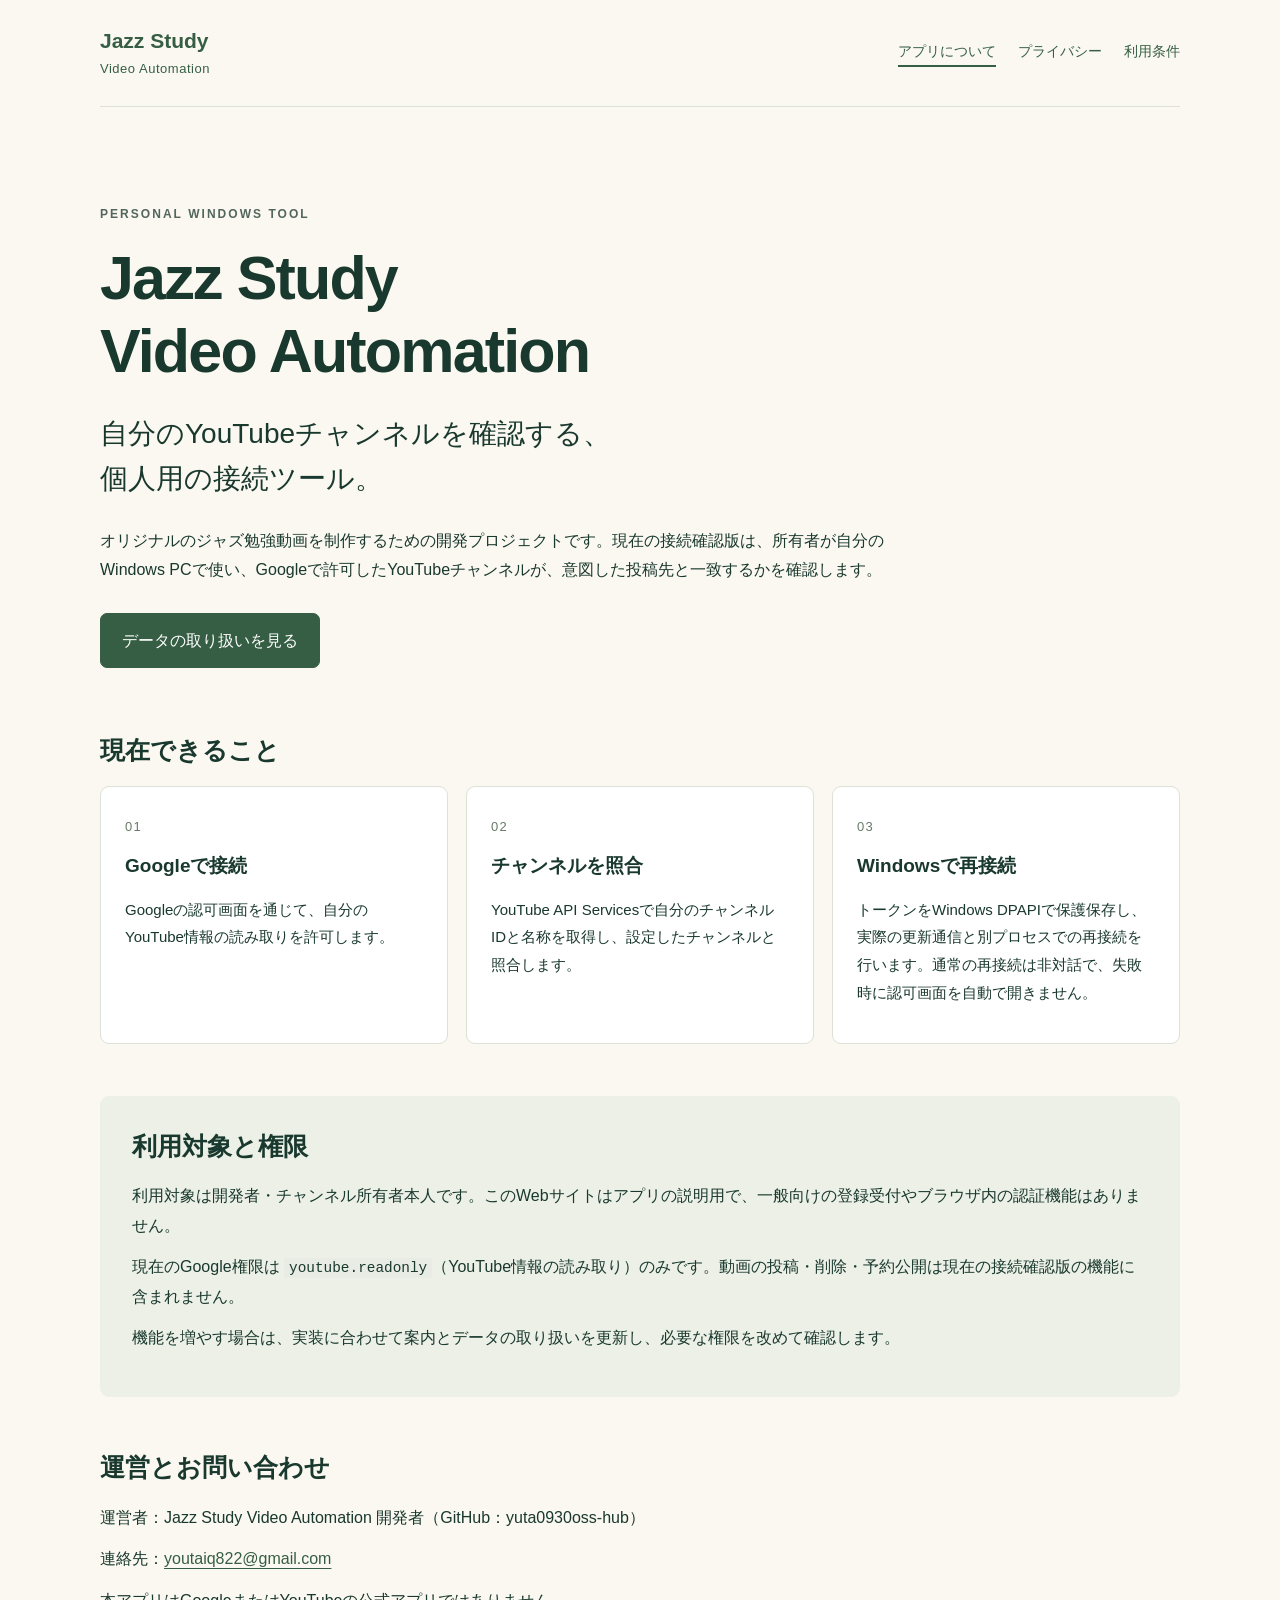
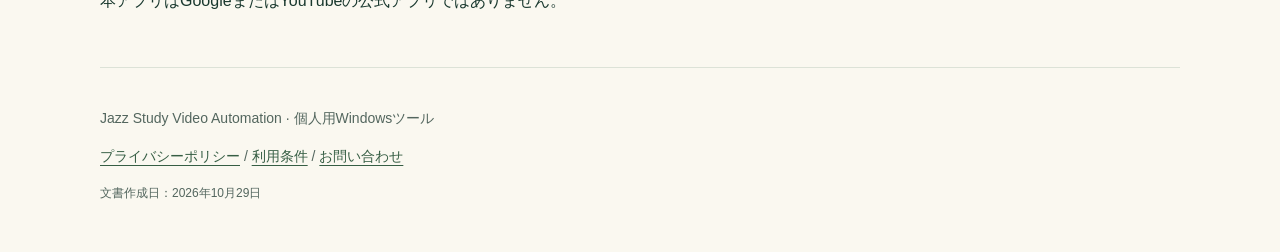
<file: index.html>
<!doctype html>
<html lang="ja">
<head>
<meta charset="utf-8">
<meta name="viewport" content="width=device-width, initial-scale=1">
<title>アプリについて | Jazz Study Video Automation</title>
<meta name="description" content="Jazz Study Video Automation は、所有者本人がWindows PCで利用するYouTubeチャンネル接続確認ツールです。">
<link rel="stylesheet" href="style.css">
<meta name="google-site-verification" content="-bx-CEG2DHQp3SClsbRwpbu6Y0y0v6HrPYENnZFX830" />
</head>
<body>
<header><a class="brand" href="index.html">Jazz Study<br><span>Video Automation</span></a><nav aria-label="主なページ"><a href="index.html" aria-current="page">アプリについて</a><a href="privacy.html">プライバシー</a><a href="terms.html">利用条件</a></nav></header>
<main>
<section class="hero"><p class="eyebrow">PERSONAL WINDOWS TOOL</p><h1>Jazz Study<br>Video Automation</h1><p class="lead">自分のYouTubeチャンネルを確認する、<br class="wide">個人用の接続ツール。</p><p>オリジナルのジャズ勉強動画を制作するための開発プロジェクトです。現在の接続確認版は、所有者が自分のWindows PCで使い、Googleで許可したYouTubeチャンネルが、意図した投稿先と一致するかを確認します。</p><a class="button" href="privacy.html">データの取り扱いを見る</a></section>
<section><h2>現在できること</h2><div class="cards"><article><span class="step">01</span><h3>Googleで接続</h3><p>Googleの認可画面を通じて、自分のYouTube情報の読み取りを許可します。</p></article><article><span class="step">02</span><h3>チャンネルを照合</h3><p>YouTube API Servicesで自分のチャンネルIDと名称を取得し、設定したチャンネルと照合します。</p></article><article><span class="step">03</span><h3>Windowsで再接続</h3><p>トークンをWindows DPAPIで保護保存し、実際の更新通信と別プロセスでの再接続を行います。通常の再接続は非対話で、失敗時に認可画面を自動で開きません。</p></article></div></section>
<section class="panel"><h2>利用対象と権限</h2><p>利用対象は開発者・チャンネル所有者本人です。このWebサイトはアプリの説明用で、一般向けの登録受付やブラウザ内の認証機能はありません。</p><p>現在のGoogle権限は <code>youtube.readonly</code>（YouTube情報の読み取り）のみです。動画の投稿・削除・予約公開は現在の接続確認版の機能に含まれません。</p><p>機能を増やす場合は、実装に合わせて案内とデータの取り扱いを更新し、必要な権限を改めて確認します。</p></section>
<section><h2>運営とお問い合わせ</h2><p>運営者：Jazz Study Video Automation 開発者（GitHub：yuta0930oss-hub）</p><p>連絡先：<a href="mailto:youtaiq822@gmail.com">youtaiq822@gmail.com</a></p><p>本アプリはGoogleまたはYouTubeの公式アプリではありません。</p></section></main>
<footer><p>Jazz Study Video Automation · 個人用Windowsツール</p><p><a href="privacy.html">プライバシーポリシー</a> / <a href="terms.html">利用条件</a> / <a href="mailto:youtaiq822@gmail.com">お問い合わせ</a></p><p class="small">文書作成日：2026年10月29日</p></footer>
</body></html>
</file>
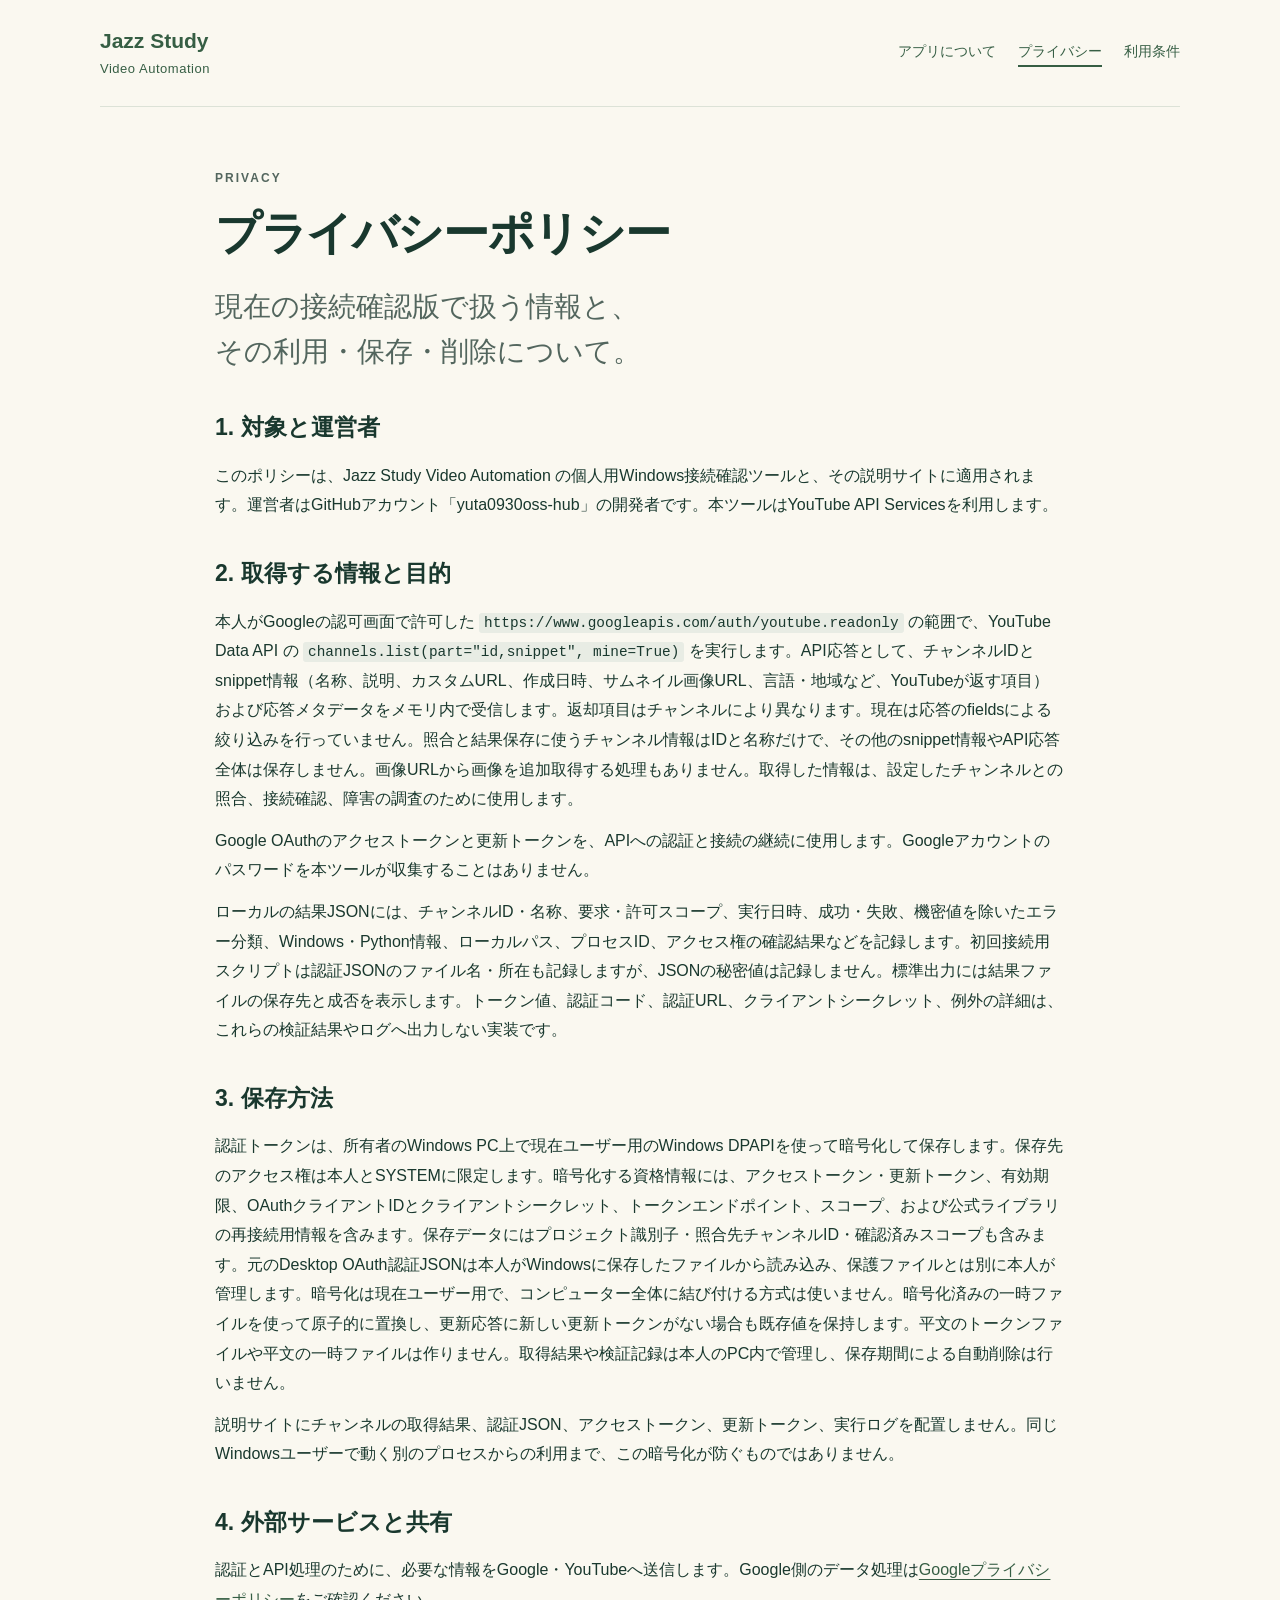
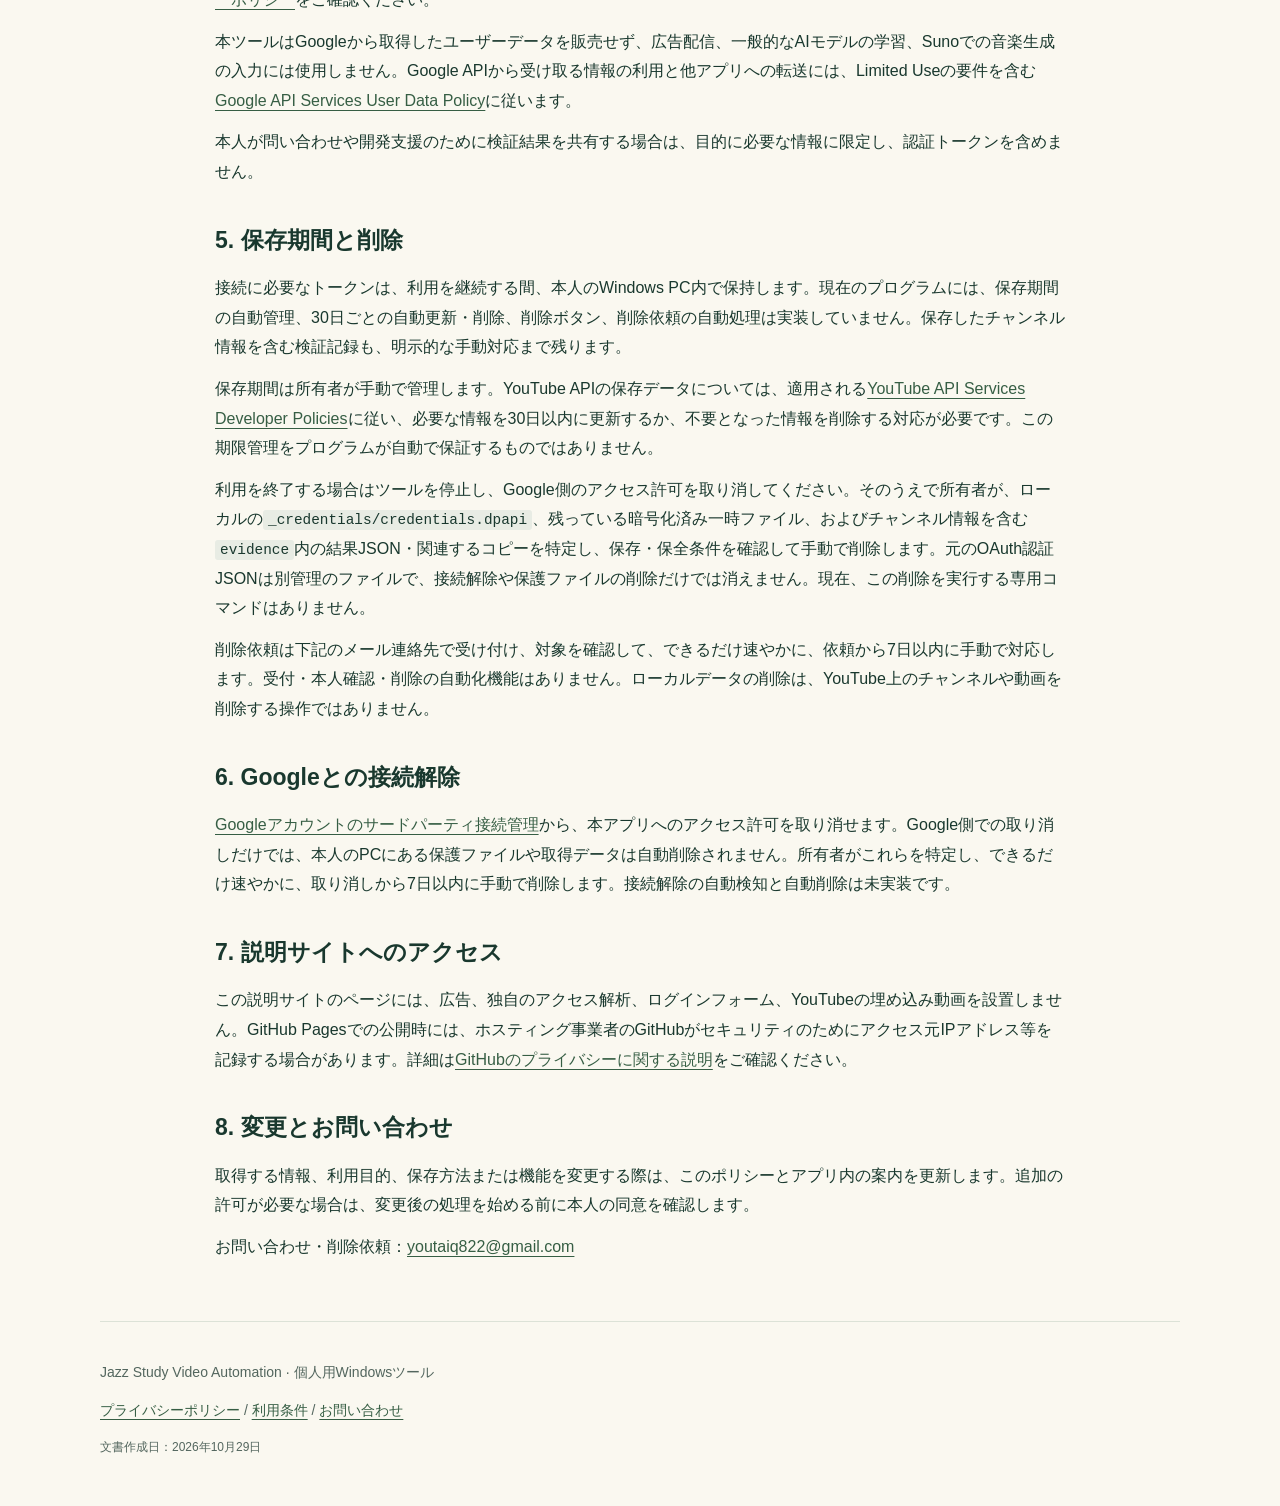
<file: privacy.html>
<!doctype html>
<html lang="ja">
<head>
<meta charset="utf-8">
<meta name="viewport" content="width=device-width, initial-scale=1">
<title>プライバシーポリシー | Jazz Study Video Automation</title>
<meta name="description" content="Jazz Study Video Automation は、所有者本人がWindows PCで利用するYouTubeチャンネル接続確認ツールです。">
<link rel="stylesheet" href="style.css">
</head>
<body>
<header><a class="brand" href="index.html">Jazz Study<br><span>Video Automation</span></a><nav aria-label="主なページ"><a href="index.html">アプリについて</a><a href="privacy.html" aria-current="page">プライバシー</a><a href="terms.html">利用条件</a></nav></header>
<main>
<div class="document"><p class="eyebrow">PRIVACY</p><h1>プライバシーポリシー</h1><p class="lead">現在の接続確認版で扱う情報と、<br>その利用・保存・削除について。</p>
<section><h2>1. 対象と運営者</h2><p>このポリシーは、Jazz Study Video Automation の個人用Windows接続確認ツールと、その説明サイトに適用されます。運営者はGitHubアカウント「yuta0930oss-hub」の開発者です。本ツールはYouTube API Servicesを利用します。</p></section>
<section><h2>2. 取得する情報と目的</h2><p>本人がGoogleの認可画面で許可した <code>https://www.googleapis.com/auth/youtube.readonly</code> の範囲で、YouTube Data API の <code>channels.list(part="id,snippet", mine=True)</code> を実行します。API応答として、チャンネルIDとsnippet情報（名称、説明、カスタムURL、作成日時、サムネイル画像URL、言語・地域など、YouTubeが返す項目）および応答メタデータをメモリ内で受信します。返却項目はチャンネルにより異なります。現在は応答のfieldsによる絞り込みを行っていません。照合と結果保存に使うチャンネル情報はIDと名称だけで、その他のsnippet情報やAPI応答全体は保存しません。画像URLから画像を追加取得する処理もありません。取得した情報は、設定したチャンネルとの照合、接続確認、障害の調査のために使用します。</p><p>Google OAuthのアクセストークンと更新トークンを、APIへの認証と接続の継続に使用します。Googleアカウントのパスワードを本ツールが収集することはありません。</p><p>ローカルの結果JSONには、チャンネルID・名称、要求・許可スコープ、実行日時、成功・失敗、機密値を除いたエラー分類、Windows・Python情報、ローカルパス、プロセスID、アクセス権の確認結果などを記録します。初回接続用スクリプトは認証JSONのファイル名・所在も記録しますが、JSONの秘密値は記録しません。標準出力には結果ファイルの保存先と成否を表示します。トークン値、認証コード、認証URL、クライアントシークレット、例外の詳細は、これらの検証結果やログへ出力しない実装です。</p></section>
<section><h2>3. 保存方法</h2><p>認証トークンは、所有者のWindows PC上で現在ユーザー用のWindows DPAPIを使って暗号化して保存します。保存先のアクセス権は本人とSYSTEMに限定します。暗号化する資格情報には、アクセストークン・更新トークン、有効期限、OAuthクライアントIDとクライアントシークレット、トークンエンドポイント、スコープ、および公式ライブラリの再接続用情報を含みます。保存データにはプロジェクト識別子・照合先チャンネルID・確認済みスコープも含みます。元のDesktop OAuth認証JSONは本人がWindowsに保存したファイルから読み込み、保護ファイルとは別に本人が管理します。暗号化は現在ユーザー用で、コンピューター全体に結び付ける方式は使いません。暗号化済みの一時ファイルを使って原子的に置換し、更新応答に新しい更新トークンがない場合も既存値を保持します。平文のトークンファイルや平文の一時ファイルは作りません。取得結果や検証記録は本人のPC内で管理し、保存期間による自動削除は行いません。</p><p>説明サイトにチャンネルの取得結果、認証JSON、アクセストークン、更新トークン、実行ログを配置しません。同じWindowsユーザーで動く別のプロセスからの利用まで、この暗号化が防ぐものではありません。</p></section>
<section><h2>4. 外部サービスと共有</h2><p>認証とAPI処理のために、必要な情報をGoogle・YouTubeへ送信します。Google側のデータ処理は<a href="https://policies.google.com/privacy">Googleプライバシーポリシー</a>をご確認ください。</p><p>本ツールはGoogleから取得したユーザーデータを販売せず、広告配信、一般的なAIモデルの学習、Sunoでの音楽生成の入力には使用しません。Google APIから受け取る情報の利用と他アプリへの転送には、Limited Useの要件を含む<a href="https://developers.google.com/terms/api-services-user-data-policy">Google API Services User Data Policy</a>に従います。</p><p>本人が問い合わせや開発支援のために検証結果を共有する場合は、目的に必要な情報に限定し、認証トークンを含めません。</p></section>
<section><h2>5. 保存期間と削除</h2><p>接続に必要なトークンは、利用を継続する間、本人のWindows PC内で保持します。現在のプログラムには、保存期間の自動管理、30日ごとの自動更新・削除、削除ボタン、削除依頼の自動処理は実装していません。保存したチャンネル情報を含む検証記録も、明示的な手動対応まで残ります。</p><p>保存期間は所有者が手動で管理します。YouTube APIの保存データについては、適用される<a href="https://developers.google.com/youtube/terms/developer-policies">YouTube API Services Developer Policies</a>に従い、必要な情報を30日以内に更新するか、不要となった情報を削除する対応が必要です。この期限管理をプログラムが自動で保証するものではありません。</p><p>利用を終了する場合はツールを停止し、Google側のアクセス許可を取り消してください。そのうえで所有者が、ローカルの<code>_credentials/credentials.dpapi</code>、残っている暗号化済み一時ファイル、およびチャンネル情報を含む<code>evidence</code>内の結果JSON・関連するコピーを特定し、保存・保全条件を確認して手動で削除します。元のOAuth認証JSONは別管理のファイルで、接続解除や保護ファイルの削除だけでは消えません。現在、この削除を実行する専用コマンドはありません。</p><p>削除依頼は下記のメール連絡先で受け付け、対象を確認して、できるだけ速やかに、依頼から7日以内に手動で対応します。受付・本人確認・削除の自動化機能はありません。ローカルデータの削除は、YouTube上のチャンネルや動画を削除する操作ではありません。</p></section>
<section><h2>6. Googleとの接続解除</h2><p><a href="https://myaccount.google.com/connections">Googleアカウントのサードパーティ接続管理</a>から、本アプリへのアクセス許可を取り消せます。Google側での取り消しだけでは、本人のPCにある保護ファイルや取得データは自動削除されません。所有者がこれらを特定し、できるだけ速やかに、取り消しから7日以内に手動で削除します。接続解除の自動検知と自動削除は未実装です。</p></section>
<section><h2>7. 説明サイトへのアクセス</h2><p>この説明サイトのページには、広告、独自のアクセス解析、ログインフォーム、YouTubeの埋め込み動画を設置しません。GitHub Pagesでの公開時には、ホスティング事業者のGitHubがセキュリティのためにアクセス元IPアドレス等を記録する場合があります。詳細は<a href="https://docs.github.com/en/site-policy/privacy-policies/github-general-privacy-statement">GitHubのプライバシーに関する説明</a>をご確認ください。</p></section>
<section><h2>8. 変更とお問い合わせ</h2><p>取得する情報、利用目的、保存方法または機能を変更する際は、このポリシーとアプリ内の案内を更新します。追加の許可が必要な場合は、変更後の処理を始める前に本人の同意を確認します。</p><p>お問い合わせ・削除依頼：<a href="mailto:youtaiq822@gmail.com">youtaiq822@gmail.com</a></p></section></div></main>
<footer><p>Jazz Study Video Automation · 個人用Windowsツール</p><p><a href="privacy.html">プライバシーポリシー</a> / <a href="terms.html">利用条件</a> / <a href="mailto:youtaiq822@gmail.com">お問い合わせ</a></p><p class="small">文書作成日：2026年10月29日</p></footer>
</body></html>
</file>
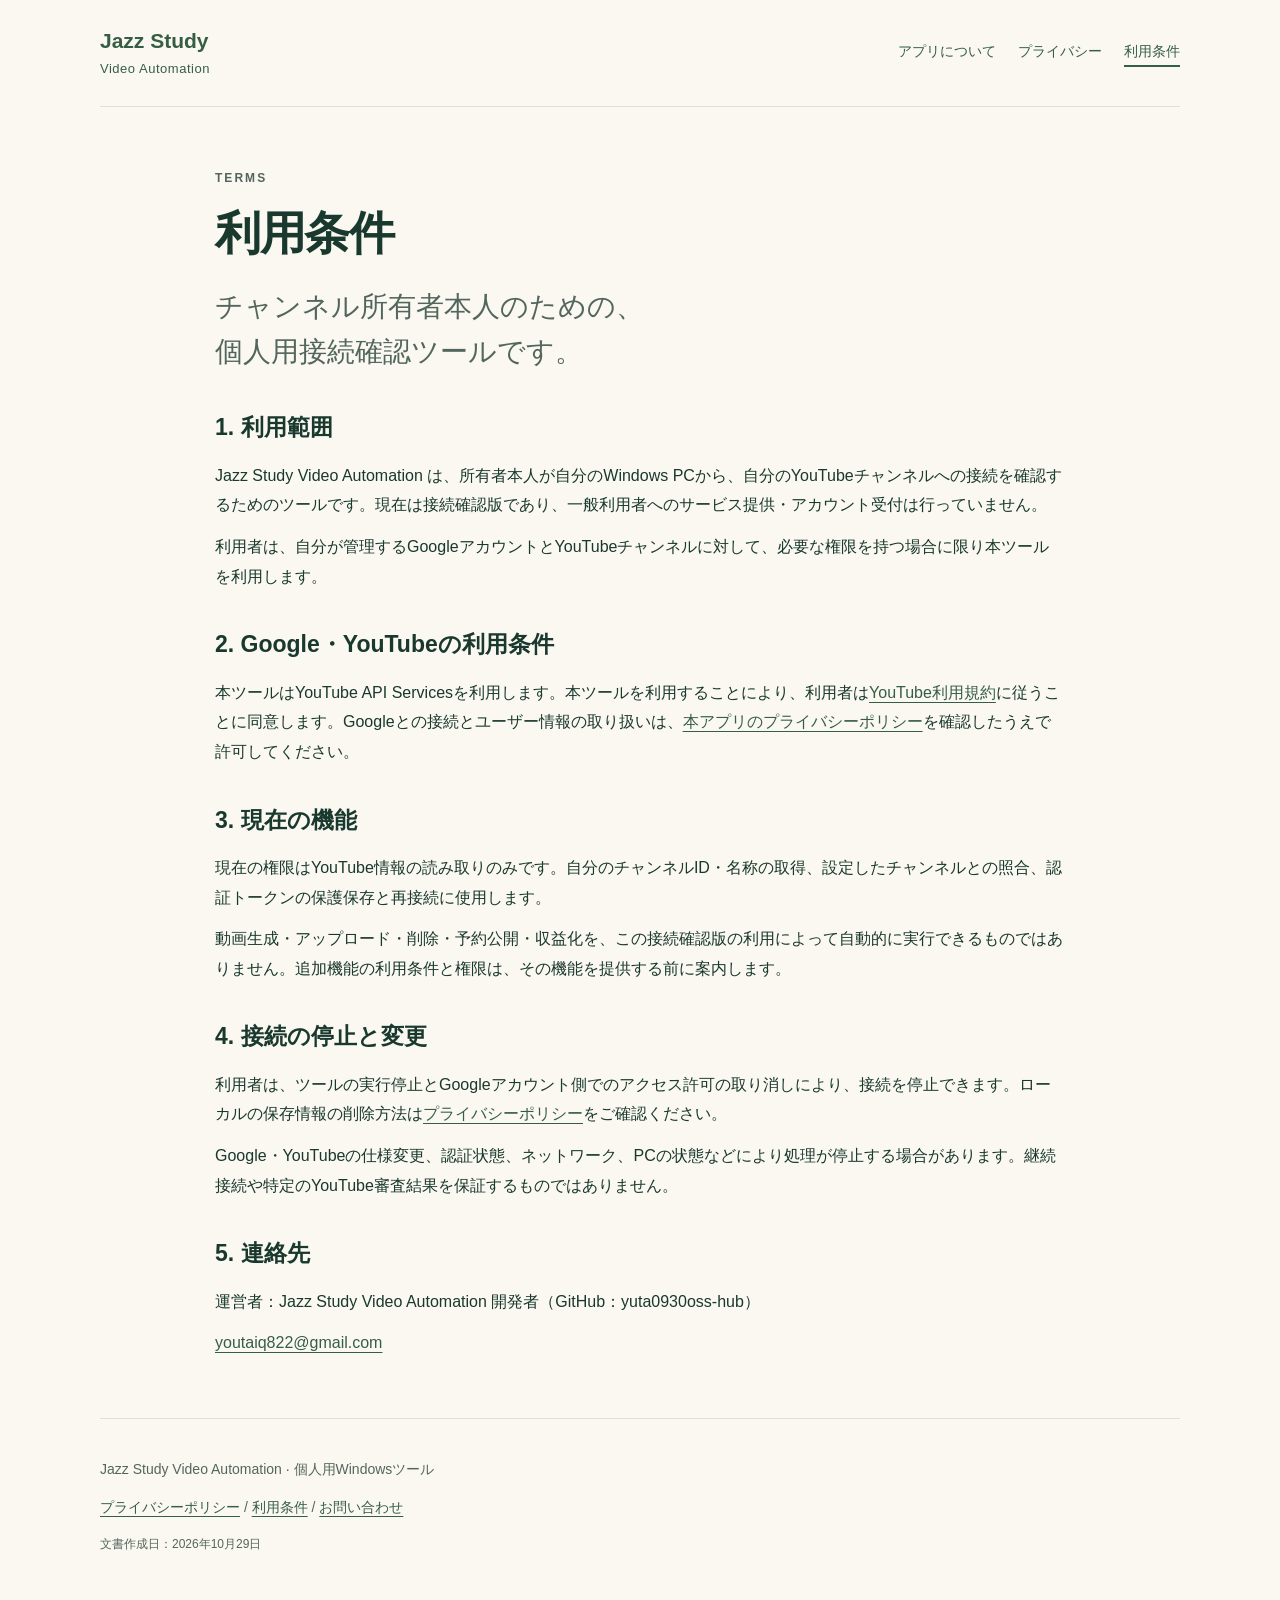
<file: terms.html>
<!doctype html>
<html lang="ja">
<head>
<meta charset="utf-8">
<meta name="viewport" content="width=device-width, initial-scale=1">
<title>利用条件 | Jazz Study Video Automation</title>
<meta name="description" content="Jazz Study Video Automation は、所有者本人がWindows PCで利用するYouTubeチャンネル接続確認ツールです。">
<link rel="stylesheet" href="style.css">
</head>
<body>
<header><a class="brand" href="index.html">Jazz Study<br><span>Video Automation</span></a><nav aria-label="主なページ"><a href="index.html">アプリについて</a><a href="privacy.html">プライバシー</a><a href="terms.html" aria-current="page">利用条件</a></nav></header>
<main>
<div class="document"><p class="eyebrow">TERMS</p><h1>利用条件</h1><p class="lead">チャンネル所有者本人のための、<br>個人用接続確認ツールです。</p>
<section><h2>1. 利用範囲</h2><p>Jazz Study Video Automation は、所有者本人が自分のWindows PCから、自分のYouTubeチャンネルへの接続を確認するためのツールです。現在は接続確認版であり、一般利用者へのサービス提供・アカウント受付は行っていません。</p><p>利用者は、自分が管理するGoogleアカウントとYouTubeチャンネルに対して、必要な権限を持つ場合に限り本ツールを利用します。</p></section>
<section><h2>2. Google・YouTubeの利用条件</h2><p>本ツールはYouTube API Servicesを利用します。本ツールを利用することにより、利用者は<a href="https://www.youtube.com/t/terms">YouTube利用規約</a>に従うことに同意します。Googleとの接続とユーザー情報の取り扱いは、<a href="privacy.html">本アプリのプライバシーポリシー</a>を確認したうえで許可してください。</p></section>
<section><h2>3. 現在の機能</h2><p>現在の権限はYouTube情報の読み取りのみです。自分のチャンネルID・名称の取得、設定したチャンネルとの照合、認証トークンの保護保存と再接続に使用します。</p><p>動画生成・アップロード・削除・予約公開・収益化を、この接続確認版の利用によって自動的に実行できるものではありません。追加機能の利用条件と権限は、その機能を提供する前に案内します。</p></section>
<section><h2>4. 接続の停止と変更</h2><p>利用者は、ツールの実行停止とGoogleアカウント側でのアクセス許可の取り消しにより、接続を停止できます。ローカルの保存情報の削除方法は<a href="privacy.html">プライバシーポリシー</a>をご確認ください。</p><p>Google・YouTubeの仕様変更、認証状態、ネットワーク、PCの状態などにより処理が停止する場合があります。継続接続や特定のYouTube審査結果を保証するものではありません。</p></section>
<section><h2>5. 連絡先</h2><p>運営者：Jazz Study Video Automation 開発者（GitHub：yuta0930oss-hub）</p><p><a href="mailto:youtaiq822@gmail.com">youtaiq822@gmail.com</a></p></section></div></main>
<footer><p>Jazz Study Video Automation · 個人用Windowsツール</p><p><a href="privacy.html">プライバシーポリシー</a> / <a href="terms.html">利用条件</a> / <a href="mailto:youtaiq822@gmail.com">お問い合わせ</a></p><p class="small">文書作成日：2026年10月29日</p></footer>
</body></html>
</file>
<file: style.css>
:root{color-scheme:light;--ink:#19382e;--muted:#53665e;--paper:#faf8f0;--line:#dce2d7;--accent:#365e44}*{box-sizing:border-box}body{margin:0;background:var(--paper);color:var(--ink);font:16px/1.85 -apple-system,BlinkMacSystemFont,"Segoe UI","Yu Gothic",Meiryo,sans-serif}a{color:var(--accent);text-underline-offset:.25em}a:focus-visible{outline:3px solid #b58a35;outline-offset:5px}header,main,footer{width:min(1080px,calc(100% - 48px));margin:auto}header{display:flex;justify-content:space-between;align-items:center;gap:30px;padding:28px 0;border-bottom:1px solid var(--line)}.brand{text-decoration:none;font-size:21px;font-weight:750;line-height:1.2}.brand span{font-size:13px;font-weight:500;letter-spacing:.04em}nav{display:flex;flex-wrap:wrap;gap:22px;font-size:14px}nav a{text-decoration:none}nav a[aria-current]{border-bottom:2px solid var(--accent)}section{margin:52px 0}h1{font-size:clamp(32px,5.5vw,61px);line-height:1.2;letter-spacing:-.03em;margin:16px 0 24px}h2{font-size:25px;line-height:1.5;margin:0 0 16px}h3{font-size:19px;margin:8px 0}p{margin:12px 0}.hero{max-width:810px;padding:32px 0 12px}.eyebrow{font-size:12px;font-weight:700;letter-spacing:.17em;color:var(--muted)}.lead{font-size:clamp(20px,2.6vw,28px);line-height:1.6;margin-bottom:24px}.button{display:inline-block;border:1px solid var(--accent);background:var(--accent);color:white;padding:12px 21px;margin-top:16px;border-radius:7px;text-decoration:none}.cards{display:grid;grid-template-columns:repeat(3,1fr);gap:18px}.cards article{padding:24px;background:white;border:1px solid var(--line);border-radius:9px}.cards p{font-size:15px}.step{font-size:13px;letter-spacing:.1em;color:#667a67}.panel{background:#ecf0e6;padding:32px;border-radius:9px}.document{max-width:850px;margin:60px auto}.document h1{font-size:clamp(30px,4.5vw,46px)}.document section{margin:36px 0}.document h2{font-size:23px}.document .lead{color:var(--muted)}code{overflow-wrap:anywhere;background:#e8ece4;padding:2px 5px;border-radius:3px;font-size:.9em}footer{padding:26px 0 36px;border-top:1px solid var(--line);font-size:14px;color:var(--muted)}.small{font-size:12px}p a{overflow-wrap:anywhere}@media(max-width:680px){header,main,footer{width:calc(100% - 32px)}header{align-items:flex-start;flex-direction:column;gap:20px}.cards{grid-template-columns:1fr}nav{gap:16px;font-size:13px}.panel{padding:22px}.hero{padding-top:12px}.document{margin-top:38px}.wide{display:none}}
</file>
